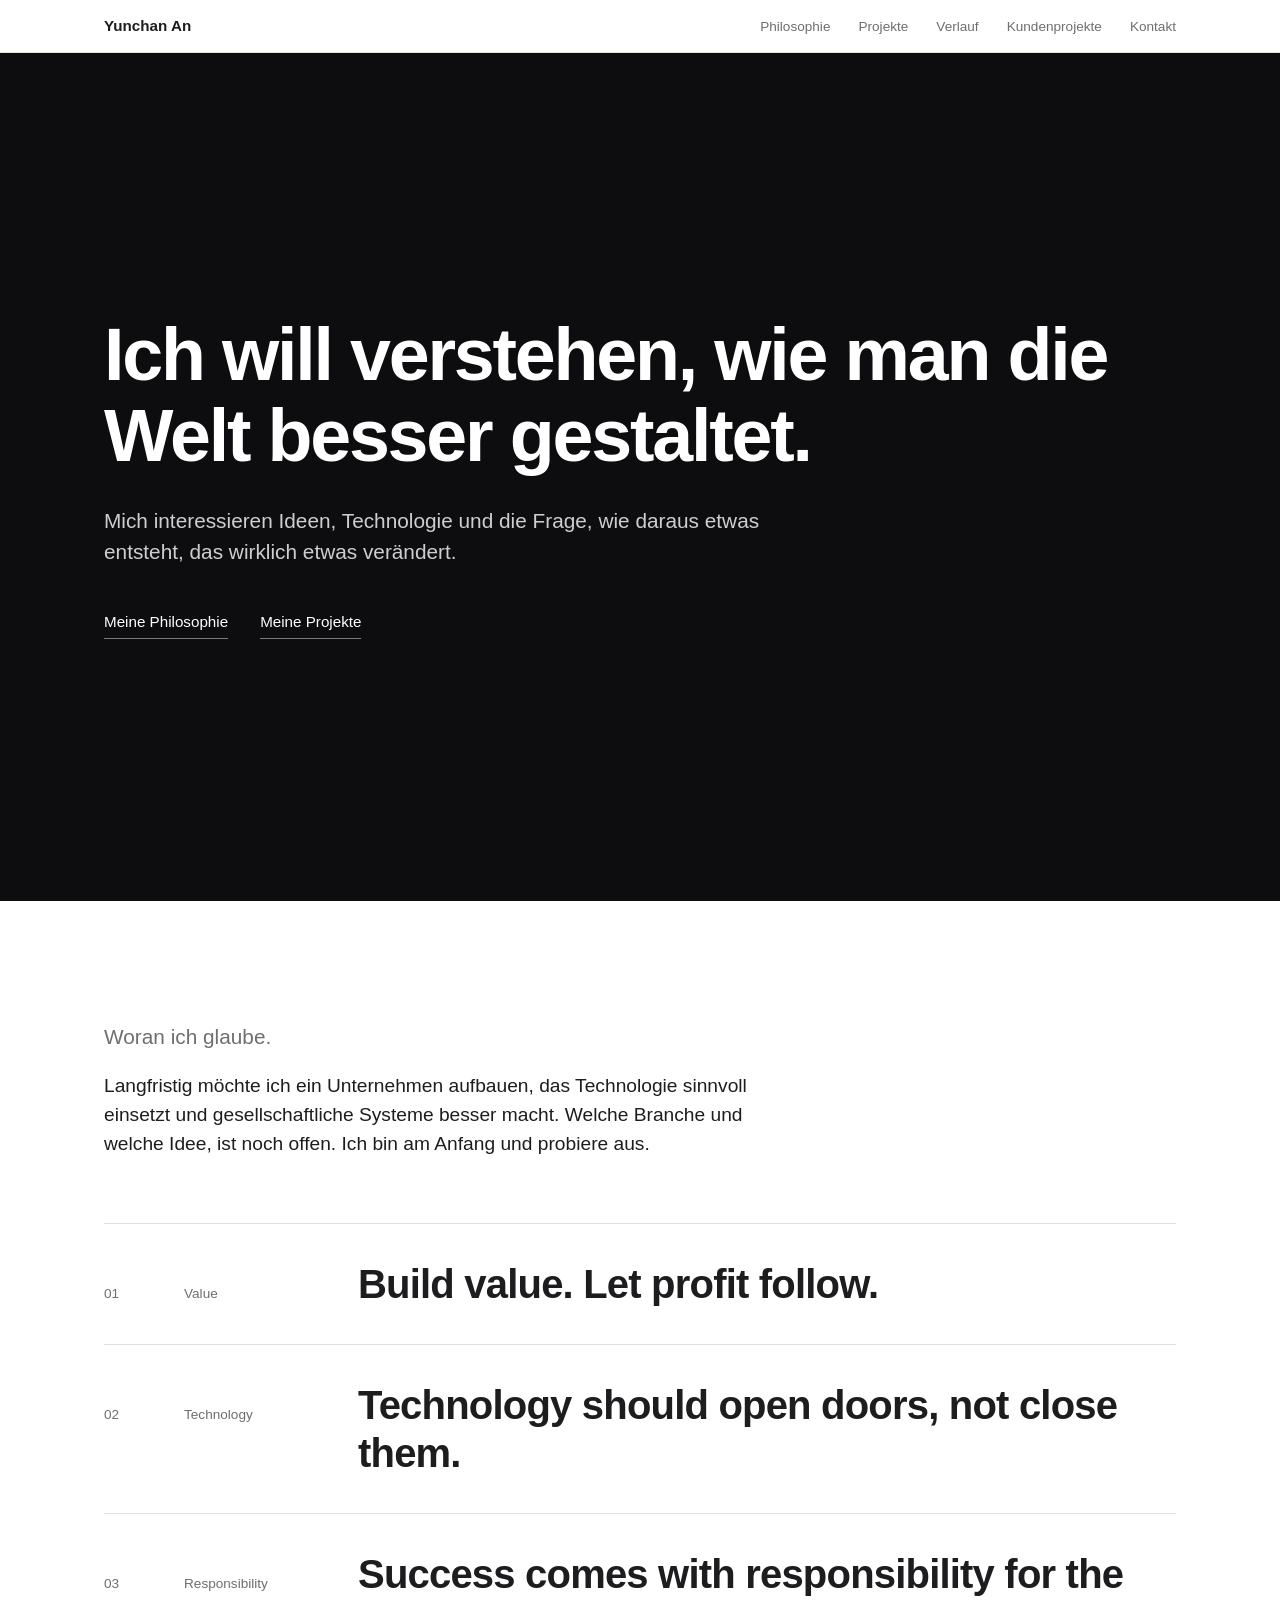
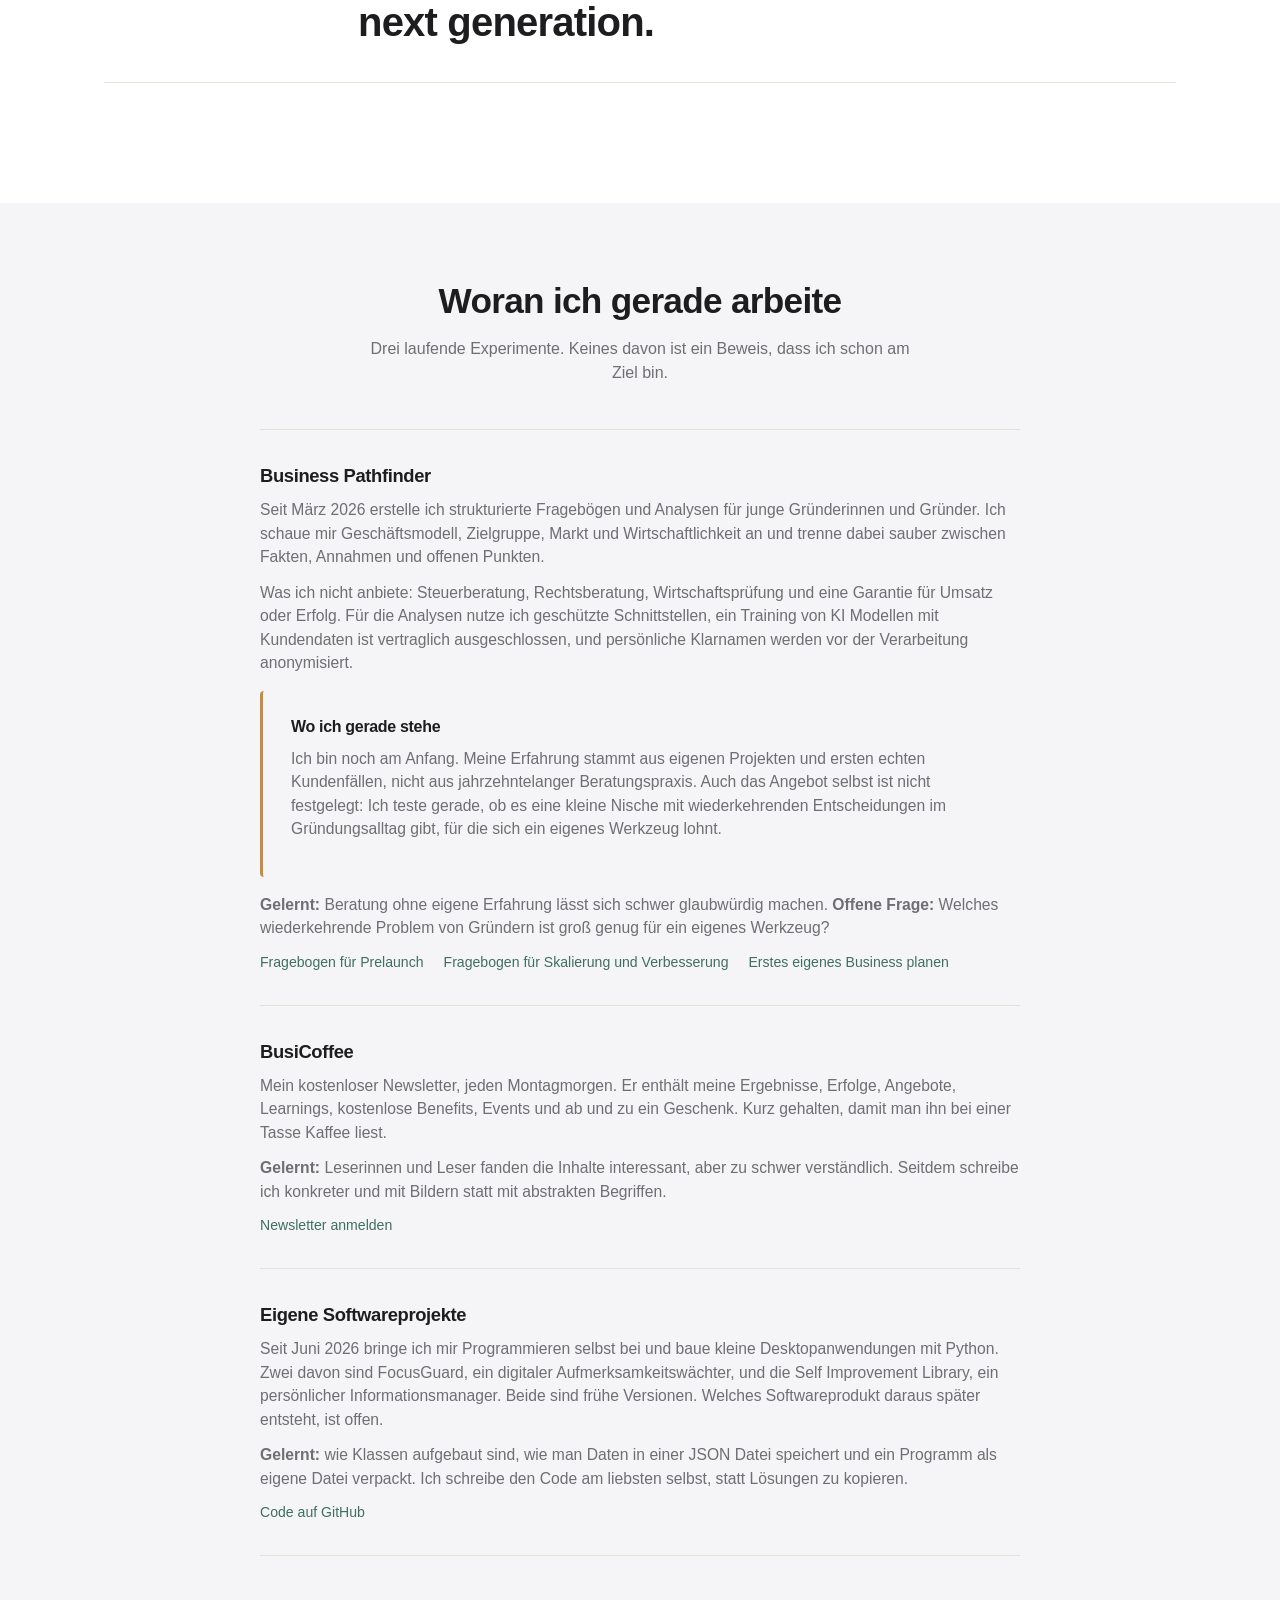
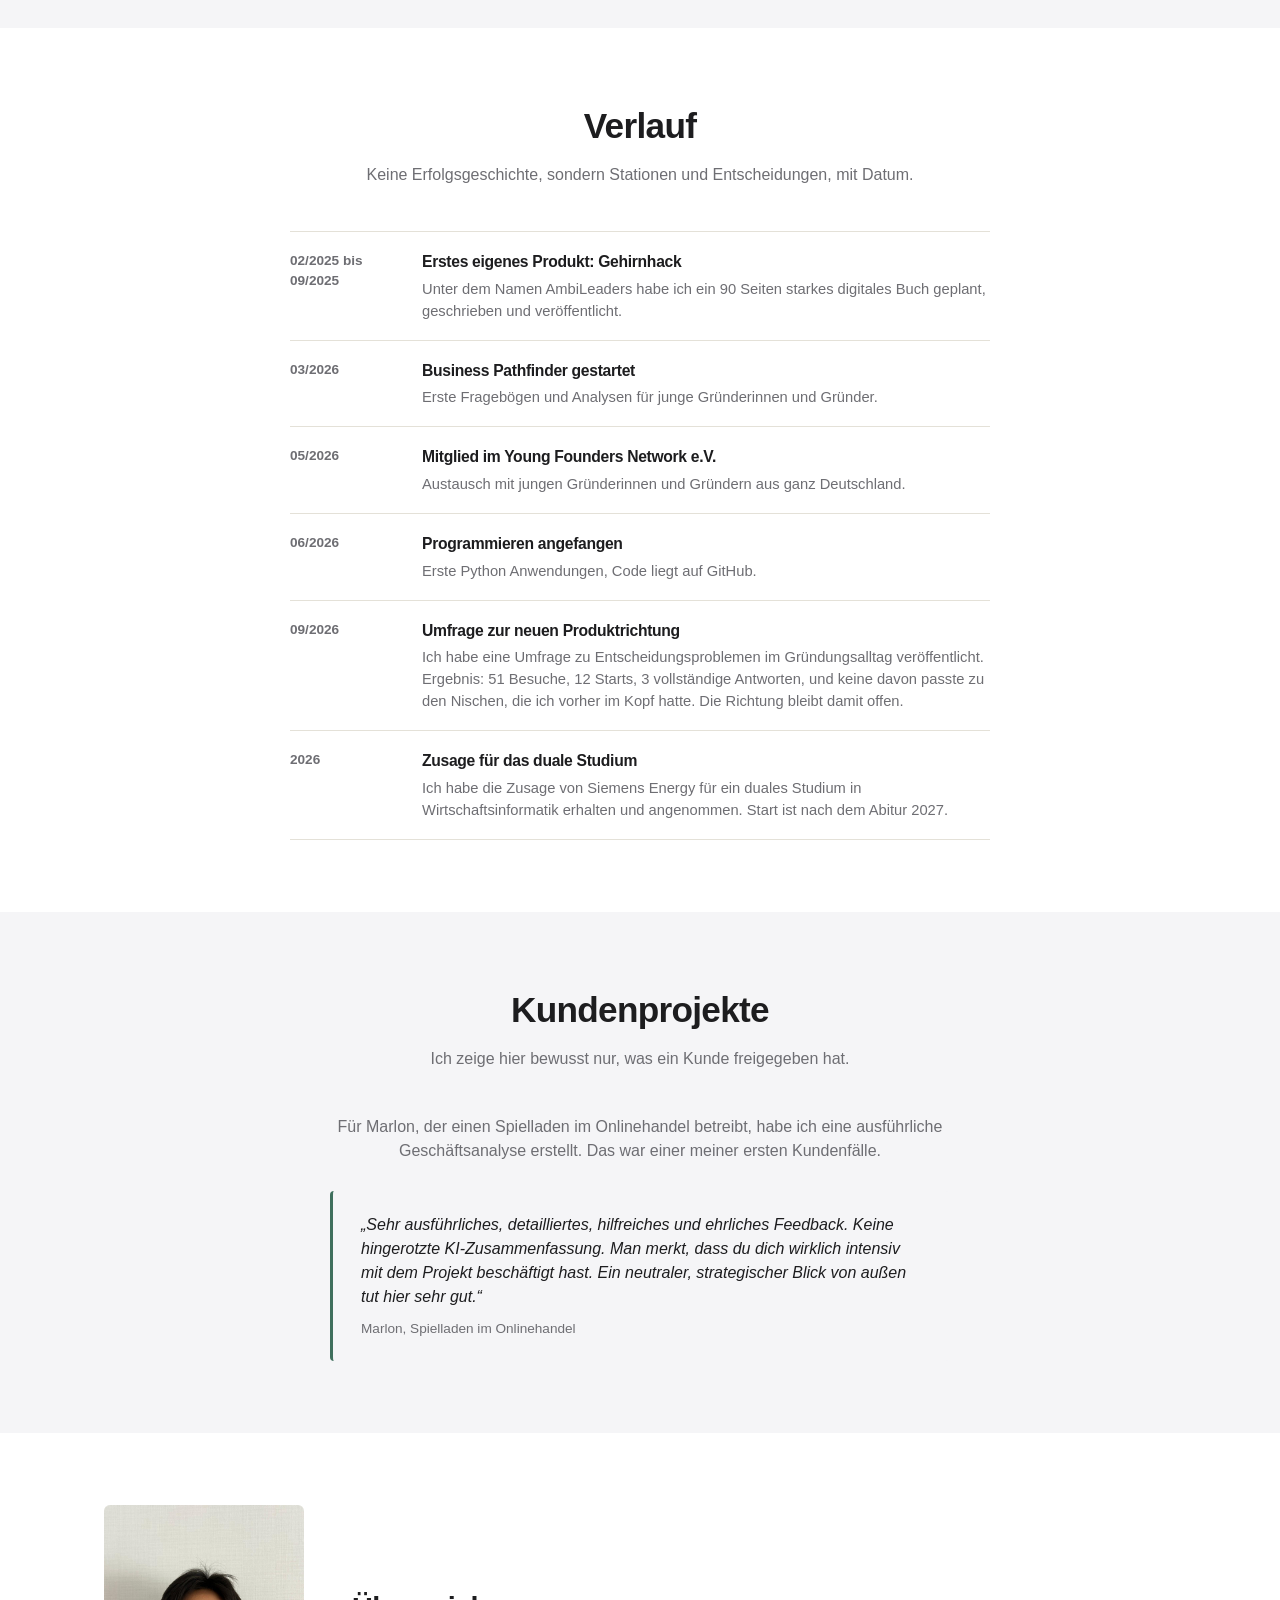
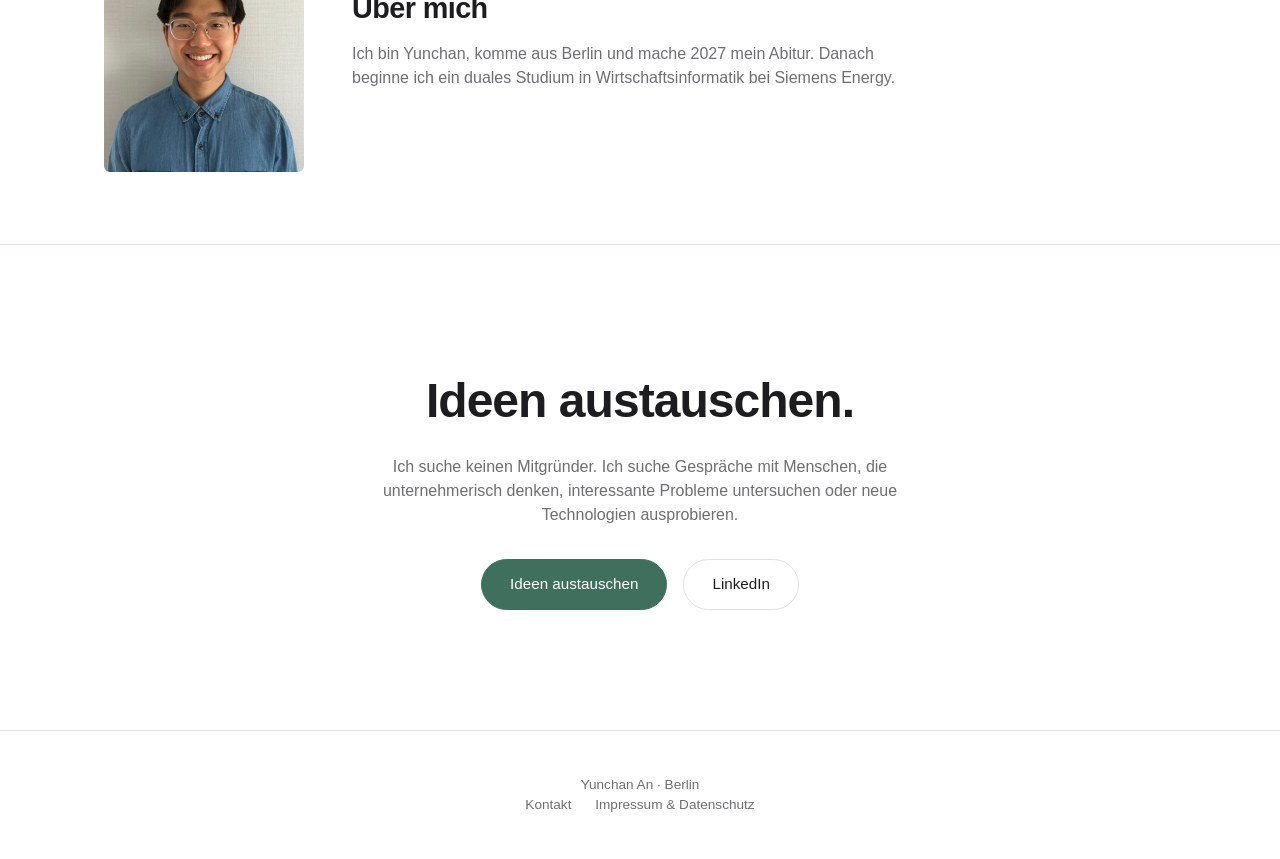
<file: index.html>
<!DOCTYPE html>
<html lang="de">
<head>
<meta charset="UTF-8">
<meta name="viewport" content="width=device-width, initial-scale=1.0">
<title>Yunchan An — Ich will verstehen, wie man die Welt besser gestaltet</title>
<meta name="description" content="Yunchan An aus Berlin. Meine Philosophie, meine Projekte und was ich daraus lerne: Business Pathfinder, BusiCoffee und eigene Softwareprojekte.">
<link rel="stylesheet" href="style.css">
</head>
<body>

<header class="site">
  <nav class="wrap">
    <a href="#top" class="brand">Yunchan An</a>
    <input type="checkbox" id="nav-toggle" class="nav-toggle">
    <label for="nav-toggle" class="nav-burger" aria-label="Menü öffnen"><span></span></label>
    <ul class="navlinks">
      <li><a href="#philosophie">Philosophie</a></li>
      <li><a href="#projekte">Projekte</a></li>
      <li><a href="#verlauf">Verlauf</a></li>
      <li><a href="#kundenprojekte">Kundenprojekte</a></li>
      <li><a href="#kontakt">Kontakt</a></li>
    </ul>
  </nav>
</header>

<section class="hero" id="top">
  <div class="wrap">
    <h1>Ich will verstehen, wie man die Welt besser gestaltet.</h1>
    <p class="lede">Mich interessieren Ideen, Technologie und die Frage, wie daraus etwas entsteht, das wirklich etwas verändert.</p>
    <p class="hero-links">
      <a href="#philosophie">Meine Philosophie</a>
      <a href="#projekte">Meine Projekte</a>
    </p>
  </div>
</section>

<section class="philosophy" id="philosophie">
  <div class="wrap">
    <h2>Woran ich glaube.</h2>
    <p class="vision">Langfristig möchte ich ein Unternehmen aufbauen, das Technologie sinnvoll einsetzt und gesellschaftliche Systeme besser macht. Welche Branche und welche Idee, ist noch offen. Ich bin am Anfang und probiere aus.</p>
    <ol class="beliefs">
      <li>
        <span class="belief-num">01</span>
        <span class="belief-label">Value</span>
        <p lang="en">Build value. Let profit follow.</p>
      </li>
      <li>
        <span class="belief-num">02</span>
        <span class="belief-label">Technology</span>
        <p lang="en">Technology should open doors, not close them.</p>
      </li>
      <li>
        <span class="belief-num">03</span>
        <span class="belief-label">Responsibility</span>
        <p lang="en">Success comes with responsibility for the next generation.</p>
      </li>
    </ol>
  </div>
</section>

<section class="alt" id="projekte">
  <div class="wrap">
    <div class="section-head">
      <h2>Woran ich gerade arbeite</h2>
      <p>Drei laufende Experimente. Keines davon ist ein Beweis, dass ich schon am Ziel bin.</p>
    </div>
    <ul class="projects">
      <li>
        <h3>Business Pathfinder</h3>
        <p>Seit März 2026 erstelle ich strukturierte Fragebögen und Analysen für junge Gründerinnen und Gründer. Ich schaue mir Geschäftsmodell, Zielgruppe, Markt und Wirtschaftlichkeit an und trenne dabei sauber zwischen Fakten, Annahmen und offenen Punkten.</p>
        <p>Was ich nicht anbiete: Steuerberatung, Rechtsberatung, Wirtschaftsprüfung und eine Garantie für Umsatz oder Erfolg. Für die Analysen nutze ich geschützte Schnittstellen, ein Training von KI Modellen mit Kundendaten ist vertraglich ausgeschlossen, und persönliche Klarnamen werden vor der Verarbeitung anonymisiert.</p>
        <div class="transparency" style="margin:16px 0;">
          <h3 style="font-size:1rem;">Wo ich gerade stehe</h3>
          <p>Ich bin noch am Anfang. Meine Erfahrung stammt aus eigenen Projekten und ersten echten Kundenfällen, nicht aus jahrzehntelanger Beratungspraxis. Auch das Angebot selbst ist nicht festgelegt: Ich teste gerade, ob es eine kleine Nische mit wiederkehrenden Entscheidungen im Gründungsalltag gibt, für die sich ein eigenes Werkzeug lohnt.</p>
        </div>
        <p class="learning"><strong>Gelernt:</strong> Beratung ohne eigene Erfahrung lässt sich schwer glaubwürdig machen. <strong>Offene Frage:</strong> Welches wiederkehrende Problem von Gründern ist groß genug für ein eigenes Werkzeug?</p>
        <div class="links">
          <a href="https://tally.so/r/GxAL8e" target="_blank" rel="noopener">Fragebogen für Prelaunch</a>
          <a href="https://tally.so/r/Me6xXk" target="_blank" rel="noopener">Fragebogen für Skalierung und Verbesserung</a>
          <a href="https://tally.so/r/q4Orv2" target="_blank" rel="noopener">Erstes eigenes Business planen</a>
        </div>
      </li>
      <li>
        <h3>BusiCoffee</h3>
        <p>Mein kostenloser Newsletter, jeden Montagmorgen. Er enthält meine Ergebnisse, Erfolge, Angebote, Learnings, kostenlose Benefits, Events und ab und zu ein Geschenk. Kurz gehalten, damit man ihn bei einer Tasse Kaffee liest.</p>
        <p class="learning"><strong>Gelernt:</strong> Leserinnen und Leser fanden die Inhalte interessant, aber zu schwer verständlich. Seitdem schreibe ich konkreter und mit Bildern statt mit abstrakten Begriffen.</p>
        <div class="links">
          <a href="https://tally.so/r/2EJDaj" target="_blank" rel="noopener">Newsletter anmelden</a>
        </div>
      </li>
      <li>
        <h3>Eigene Softwareprojekte</h3>
        <p>Seit Juni 2026 bringe ich mir Programmieren selbst bei und baue kleine Desktopanwendungen mit Python. Zwei davon sind FocusGuard, ein digitaler Aufmerksamkeitswächter, und die Self Improvement Library, ein persönlicher Informationsmanager. Beide sind frühe Versionen. Welches Softwareprodukt daraus später entsteht, ist offen.</p>
        <p class="learning"><strong>Gelernt:</strong> wie Klassen aufgebaut sind, wie man Daten in einer JSON Datei speichert und ein Programm als eigene Datei verpackt. Ich schreibe den Code am liebsten selbst, statt Lösungen zu kopieren.</p>
        <div class="links">
          <a href="https://github.com/yunchan-an-dev" target="_blank" rel="noopener">Code auf GitHub</a>
        </div>
      </li>
    </ul>
  </div>
</section>

<section id="verlauf">
  <div class="wrap">
    <div class="section-head">
      <h2>Verlauf</h2>
      <p>Keine Erfolgsgeschichte, sondern Stationen und Entscheidungen, mit Datum.</p>
    </div>
    <ul class="timeline">
      <li>
        <time>02/2025 bis 09/2025</time>
        <div class="entry"><h3>Erstes eigenes Produkt: Gehirnhack</h3><p>Unter dem Namen AmbiLeaders habe ich ein 90 Seiten starkes digitales Buch geplant, geschrieben und veröffentlicht.</p></div>
      </li>
      <li>
        <time>03/2026</time>
        <div class="entry"><h3>Business Pathfinder gestartet</h3><p>Erste Fragebögen und Analysen für junge Gründerinnen und Gründer.</p></div>
      </li>
      <li>
        <time>05/2026</time>
        <div class="entry"><h3>Mitglied im Young Founders Network e.V.</h3><p>Austausch mit jungen Gründerinnen und Gründern aus ganz Deutschland.</p></div>
      </li>
      <li>
        <time>06/2026</time>
        <div class="entry"><h3>Programmieren angefangen</h3><p>Erste Python Anwendungen, Code liegt auf GitHub.</p></div>
      </li>
      <li>
        <time>09/2026</time>
        <div class="entry"><h3>Umfrage zur neuen Produktrichtung</h3><p>Ich habe eine Umfrage zu Entscheidungsproblemen im Gründungsalltag veröffentlicht. Ergebnis: 51 Besuche, 12 Starts, 3 vollständige Antworten, und keine davon passte zu den Nischen, die ich vorher im Kopf hatte. Die Richtung bleibt damit offen.</p></div>
      </li>
      <li>
        <time>2026</time>
        <div class="entry"><h3>Zusage für das duale Studium</h3><p>Ich habe die Zusage von Siemens Energy für ein duales Studium in Wirtschaftsinformatik erhalten und angenommen. Start ist nach dem Abitur 2027.</p></div>
      </li>
    </ul>
  </div>
</section>

<section class="alt" id="kundenprojekte">
  <div class="wrap" style="text-align:center;">
    <div class="section-head">
      <h2>Kundenprojekte</h2>
      <p>Ich zeige hier bewusst nur, was ein Kunde freigegeben hat.</p>
    </div>
    <p style="max-width:620px; margin:0 auto; color:var(--muted);">Für Marlon, der einen Spielladen im Onlinehandel betreibt, habe ich eine ausführliche Geschäftsanalyse erstellt. Das war einer meiner ersten Kundenfälle.</p>
    <div class="testimonial">
      <p>„Sehr ausführliches, detailliertes, hilfreiches und ehrliches Feedback. Keine hingerotzte KI-Zusammenfassung. Man merkt, dass du dich wirklich intensiv mit dem Projekt beschäftigt hast. Ein neutraler, strategischer Blick von außen tut hier sehr gut.“</p>
      <footer>Marlon, Spielladen im Onlinehandel</footer>
    </div>
  </div>
</section>

<section class="about" id="ueber-mich">
  <div class="wrap">
    <div class="intro-photo">
      <img src="images/profil-yunchan.jpg" alt="Porträt von Yunchan An" width="600" height="800">
    </div>
    <div class="intro-text">
      <h2>Über mich</h2>
      <p class="lede">Ich bin Yunchan, komme aus Berlin und mache 2027 mein Abitur. Danach beginne ich ein duales Studium in Wirtschaftsinformatik bei Siemens Energy.</p>
    </div>
  </div>
</section>

<section class="contact" id="kontakt">
  <div class="wrap">
    <h2>Ideen austauschen.</h2>
    <p class="lede">Ich suche keinen Mitgründer. Ich suche Gespräche mit Menschen, die unternehmerisch denken, interessante Probleme untersuchen oder neue Technologien ausprobieren.</p>
    <div class="cta-row" style="justify-content:center;">
      <a class="btn" href="mailto:hello.business.pathfinder@gmail.com?subject=Ideen%20austauschen">Ideen austauschen</a>
      <a class="btn ghost" href="https://www.linkedin.com/in/yunchan-an-642a49323/" target="_blank" rel="noopener">LinkedIn</a>
    </div>
  </div>
</section>

<footer class="site">
  <div class="wrap">
    <div>Yunchan An · Berlin</div>
    <nav>
      <a href="#kontakt">Kontakt</a>
      <a href="impressum.html">Impressum &amp; Datenschutz</a>
    </nav>
  </div>
</footer>

</body>
</html>
</file>
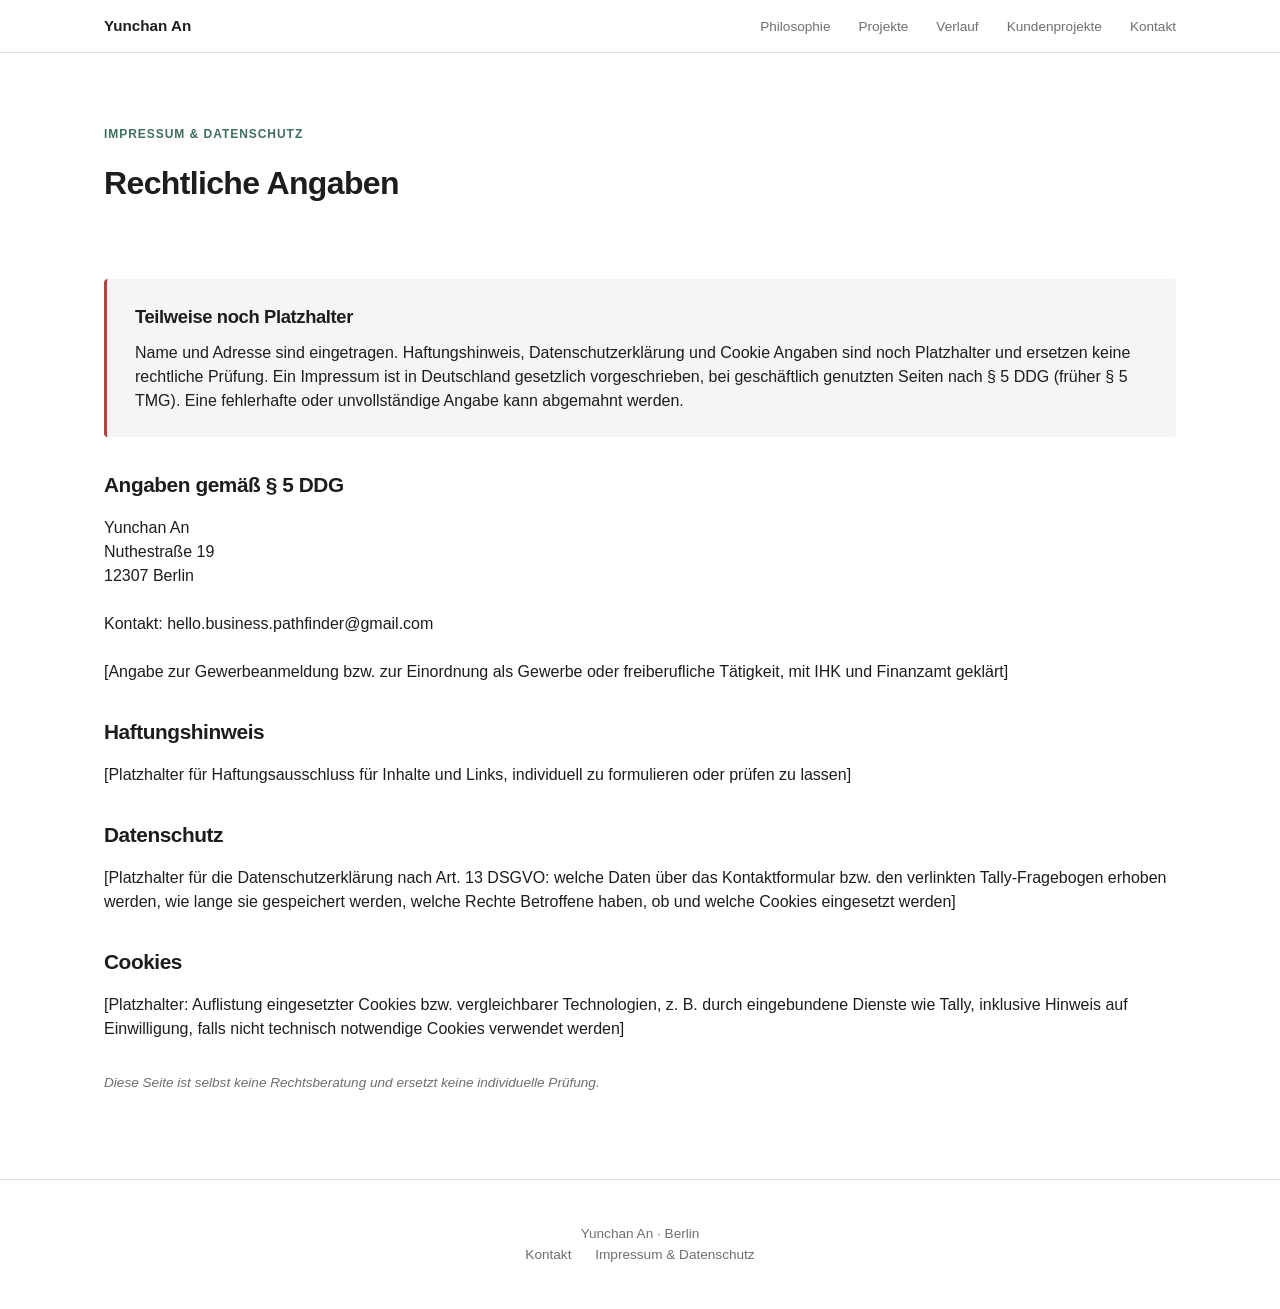
<file: impressum.html>
<!DOCTYPE html>
<html lang="de">
<head>
<meta charset="UTF-8">
<meta name="viewport" content="width=device-width, initial-scale=1.0">
<title>Impressum &amp; Datenschutz — Yunchan An</title>
<link rel="stylesheet" href="style.css">
</head>
<body>

<header class="site">
  <nav class="wrap">
    <a href="index.html" class="brand">Yunchan An</a>
    <input type="checkbox" id="nav-toggle" class="nav-toggle">
    <label for="nav-toggle" class="nav-burger" aria-label="Menü öffnen"><span></span></label>
    <ul class="navlinks">
      <li><a href="index.html#philosophie">Philosophie</a></li>
      <li><a href="index.html#projekte">Projekte</a></li>
      <li><a href="index.html#verlauf">Verlauf</a></li>
      <li><a href="index.html#kundenprojekte">Kundenprojekte</a></li>
      <li><a href="index.html#kontakt">Kontakt</a></li>
    </ul>
  </nav>
</header>

<section style="padding-bottom:0;">
  <div class="wrap">
    <div class="kicker">Impressum &amp; Datenschutz</div>
    <h1 style="font-size:2rem;">Rechtliche Angaben</h1>
  </div>
</section>

<section>
  <div class="wrap">
    <div class="transparency" style="border-left-color:#B4433B;">
      <h2 style="font-size:1.15rem;">Teilweise noch Platzhalter</h2>
      <p>Name und Adresse sind eingetragen. Haftungshinweis, Datenschutzerklärung und Cookie Angaben sind noch Platzhalter und ersetzen keine rechtliche Prüfung. Ein Impressum ist in Deutschland gesetzlich vorgeschrieben, bei geschäftlich genutzten Seiten nach § 5 DDG (früher § 5 TMG). Eine fehlerhafte oder unvollständige Angabe kann abgemahnt werden.</p>
    </div>

    <h2 style="font-size:1.3rem; margin-top:32px;">Angaben gemäß § 5 DDG</h2>
    <p>
      Yunchan An<br>
      Nuthestraße 19<br>
      12307 Berlin<br><br>
      Kontakt: hello.business.pathfinder@gmail.com<br><br>
      [Angabe zur Gewerbeanmeldung bzw. zur Einordnung als Gewerbe oder freiberufliche Tätigkeit, mit IHK und Finanzamt geklärt]
    </p>

    <h2 style="font-size:1.3rem; margin-top:32px;">Haftungshinweis</h2>
    <p>[Platzhalter für Haftungsausschluss für Inhalte und Links, individuell zu formulieren oder prüfen zu lassen]</p>

    <h2 style="font-size:1.3rem; margin-top:32px;">Datenschutz</h2>
    <p>[Platzhalter für die Datenschutzerklärung nach Art. 13 DSGVO: welche Daten über das Kontaktformular bzw. den verlinkten Tally-Fragebogen erhoben werden, wie lange sie gespeichert werden, welche Rechte Betroffene haben, ob und welche Cookies eingesetzt werden]</p>

    <h2 style="font-size:1.3rem; margin-top:32px;">Cookies</h2>
    <p>[Platzhalter: Auflistung eingesetzter Cookies bzw. vergleichbarer Technologien, z. B. durch eingebundene Dienste wie Tally, inklusive Hinweis auf Einwilligung, falls nicht technisch notwendige Cookies verwendet werden]</p>

    <p class="disclaimer">Diese Seite ist selbst keine Rechtsberatung und ersetzt keine individuelle Prüfung.</p>
  </div>
</section>

<footer class="site">
  <div class="wrap">
    <div>Yunchan An · Berlin</div>
    <nav>
      <a href="index.html#kontakt">Kontakt</a>
      <a href="impressum.html">Impressum &amp; Datenschutz</a>
    </nav>
  </div>
</footer>

</body>
</html>
</file>
<file: style.css>
/* Business Pathfinder / Yunchan An — redaktioneller Personal-Branding-Stil */

:root {
  --bg: #FFFFFF;
  --bg-alt: #F5F5F7;
  --ink: #1D1D1F;
  --muted: #6E6E73;
  --green: #3F6F5D;
  --amber: #C98B3F;
  --hairline: #E4E1D8;
}

* { box-sizing: border-box; }
html { scroll-behavior: smooth; }

body {
  margin: 0;
  background: var(--bg);
  color: var(--ink);
  font-family: -apple-system, 'Inter', 'Segoe UI', sans-serif;
  -webkit-font-smoothing: antialiased;
  line-height: 1.5;
}

h1, h2, h3 { margin: 0; font-weight: 600; letter-spacing: -0.02em; }
img { max-width: 100%; height: auto; display: block; }

.wrap { max-width: 1120px; margin: 0 auto; padding: 0 24px; }
section { padding: 72px 0; }

/* Navigation */
header.site {
  position: sticky; top: 0; z-index: 20;
  background: rgba(255,255,255,0.86); backdrop-filter: blur(12px);
  border-bottom: 1px solid var(--hairline);
}
nav.wrap { display: flex; align-items: center; justify-content: space-between; height: 52px; }
.brand { font-weight: 600; font-size: 0.95rem; color: var(--ink); text-decoration: none; }
.navlinks { display: flex; gap: 28px; list-style: none; margin: 0; padding: 0; }
.navlinks a { color: var(--muted); text-decoration: none; font-size: 0.85rem; }
.navlinks a:hover, .navlinks a[aria-current="page"] { color: var(--ink); }

.nav-toggle { display: none; }
.nav-burger { display: none; width: 26px; height: 20px; position: relative; cursor: pointer; }
.nav-burger span, .nav-burger span::before, .nav-burger span::after {
  content: ''; position: absolute; left: 0; width: 100%; height: 2px;
  background: var(--ink); transition: transform 0.2s;
}
.nav-burger span { top: 9px; }
.nav-burger span::before { top: -8px; }
.nav-burger span::after { top: 8px; }

@media (max-width: 760px) {
  nav.wrap { flex-wrap: wrap; }
  .nav-burger { display: block; }
  .navlinks {
    display: none; flex-direction: column; gap: 0;
    flex-basis: 100%; order: 3;
    border-top: 1px solid var(--hairline); margin-top: 12px;
  }
  .navlinks li { width: 100%; }
  .navlinks a { display: block; padding: 14px 4px; border-bottom: 1px solid var(--hairline); font-size: 0.95rem; }
  .nav-toggle:checked ~ .navlinks { display: flex; }
  .nav-toggle:checked ~ .nav-burger span { background: transparent; }
  .nav-toggle:checked ~ .nav-burger span::before { top: 0; transform: rotate(45deg); }
  .nav-toggle:checked ~ .nav-burger span::after { top: 0; transform: rotate(-45deg); }
}

/* Buttons */
.btn {
  display: inline-block; padding: 13px 28px; border-radius: 980px;
  text-decoration: none; font-size: 0.95rem; font-weight: 500;
  background: var(--green); color: #fff; border: 1px solid var(--green);
  transition: opacity 0.15s;
}
.btn:hover { opacity: 0.85; }
.btn.ghost { background: transparent; color: var(--ink); border-color: var(--hairline); }
.cta-row { display: flex; gap: 16px; flex-wrap: wrap; }

/* Hero: ohne Foto ruhig dunkel, Foto später über eine einzige Variable.
   Foto einsetzen:  .hero { --hero-image: url('images/hero.jpg'); }
   Overlay stärker oder schwächer: --hero-overlay (0 bis 1). Helles Overlay: --hero-overlay-color. */
.hero {
  --hero-image: none;
  --hero-overlay: 0.5;
  --hero-overlay-color: 10, 10, 12;
  position: relative; isolation: isolate;
  min-height: calc(100vh - 52px); min-height: calc(100svh - 52px);
  display: flex; align-items: center;
  padding: 96px 0;
  background: #101112; color: #fff;
}
.hero::before {
  content: ''; position: absolute; inset: 0; z-index: -2;
  background-image: var(--hero-image); background-size: cover; background-position: center;
}
.hero::after {
  content: ''; position: absolute; inset: 0; z-index: -1;
  background: rgba(var(--hero-overlay-color), var(--hero-overlay));
}
.hero .wrap { width: 100%; }
.hero h1 {
  font-size: clamp(2.2rem, 6.2vw, 4.6rem); line-height: 1.1; letter-spacing: -0.03em;
  max-width: 15em; margin-bottom: 28px;
}
.hero .lede { font-size: clamp(1.05rem, 2vw, 1.3rem); color: rgba(255,255,255,0.8); max-width: 34em; margin: 0 0 44px; }
.hero-links { display: flex; gap: 32px; flex-wrap: wrap; margin: 0; }
.hero-links a {
  color: #fff; text-decoration: none; font-size: 0.95rem;
  padding-bottom: 4px; border-bottom: 1px solid rgba(255,255,255,0.45);
}
.hero-links a:hover, .hero-links a:focus-visible { border-bottom-color: #fff; }

/* Philosophie: Typografie statt Karten */
.philosophy { padding: 120px 0; }
.philosophy h2 { font-size: clamp(1.1rem, 2vw, 1.3rem); color: var(--muted); font-weight: 500; letter-spacing: 0; margin-bottom: 20px; }
.vision { font-size: clamp(1.05rem, 1.8vw, 1.2rem); color: var(--ink); max-width: 34em; margin: 0 0 64px; }
.beliefs { list-style: none; margin: 0; padding: 0; }
.beliefs li {
  display: grid; grid-template-columns: 56px 150px 1fr; gap: 0 24px; align-items: baseline;
  padding: 36px 0; border-top: 1px solid var(--hairline);
}
.beliefs li:last-child { border-bottom: 1px solid var(--hairline); }
.belief-num, .belief-label { font-size: 0.85rem; color: var(--muted); }
.beliefs p { margin: 0; font-size: clamp(1.5rem, 3.6vw, 2.5rem); line-height: 1.2; letter-spacing: -0.02em; font-weight: 600; }

/* Learnings pro Projekt */
.learning { font-size: 0.92rem; }

/* Über mich: Foto neben kurzem Text */
.about { padding: 72px 0; }
.about .wrap { display: flex; align-items: center; gap: 48px; }
.intro-photo { flex: 0 0 200px; }
.intro-photo img { border-radius: 6px; }
.intro-text { flex: 1; min-width: 0; }
.intro-text h2 { font-size: clamp(1.4rem, 3vw, 1.8rem); margin-bottom: 12px; }
.intro-text .lede { color: var(--muted); max-width: 34em; margin: 0; }

/* Austausch / Kontakt */
.contact { padding: 120px 0; text-align: center; border-top: 1px solid var(--hairline); }
.contact h2 { font-size: clamp(1.8rem, 4.5vw, 3rem); margin-bottom: 18px; }
.contact .lede { color: var(--muted); max-width: 34em; margin: 0 auto 32px; }

@media (max-width: 760px) {
  .hero { padding: 64px 0; }
  .philosophy { padding: 72px 0; }
  .vision { margin-bottom: 40px; }
  .beliefs li { grid-template-columns: 1fr; gap: 6px; padding: 28px 0; }
  .beliefs .belief-num, .beliefs .belief-label { display: inline; }
  .about .wrap { flex-direction: column; align-items: flex-start; gap: 24px; }
  .intro-photo { flex-basis: auto; width: 140px; }
  .contact { padding: 72px 0; }
}

/* Statement-Abschnitte (Übergabe-Texte, Abschlussabsätze) */
.statement { padding: 96px 24px; text-align: center; }
.statement.tint { background: var(--bg-alt); }
.statement h2 { font-size: clamp(1.8rem, 4vw, 2.6rem); max-width: 720px; margin: 0 auto 18px; line-height: 1.2; }
.statement p { font-size: 1.05rem; color: var(--muted); max-width: 560px; margin: 0 auto; }

/* Allgemeine Bausteine */
.kicker {
  text-transform: uppercase; letter-spacing: 0.08em; font-size: 0.75rem;
  font-weight: 600; color: var(--green); margin-bottom: 16px;
}
.section-head { text-align: center; margin-bottom: 44px; }
.section-head h2 { font-size: clamp(1.6rem, 3.5vw, 2.2rem); margin-bottom: 10px; }
.section-head p { color: var(--muted); max-width: 560px; margin: 0 auto; }

.grid-2 { display: grid; grid-template-columns: 1fr 1fr; gap: 48px; text-align: left; }
.grid-2 p { color: var(--muted); }

.plain { list-style: none; margin: 0; padding: 0; display: flex; flex-direction: column; gap: 14px; }
.plain li { display: flex; gap: 14px; align-items: baseline; }
.plain .num { font-size: 0.8rem; color: var(--amber); font-weight: 600; flex-shrink: 0; width: 22px; }

.alt { background: var(--bg-alt); }

.transparency {
  border-left: 3px solid var(--amber); background: var(--bg-alt);
  padding: 24px 28px; border-radius: 4px; text-align: left;
}
.transparency h2, .transparency h3 { margin-bottom: 10px; text-align: left; }
.transparency p { margin: 0; max-width: none; text-align: left; }

.disclaimer { color: var(--muted); font-size: 0.85rem; font-style: italic; margin-top: 32px; }

/* Woran ich gerade arbeite: Projektliste, kein Icon-Raster, keine Nummerierung */
.projects { list-style: none; margin: 40px auto 0; padding: 0; max-width: 760px; text-align: left; display: flex; flex-direction: column; gap: 0; }
.projects li { padding: 32px 0; border-top: 1px solid var(--hairline); }
.projects li:last-child { border-bottom: 1px solid var(--hairline); }
.projects h3 { font-size: 1.15rem; margin-bottom: 8px; }
.projects p { color: var(--muted); margin: 0 0 12px; font-size: 0.98rem; }
.projects .links { display: flex; gap: 20px; flex-wrap: wrap; }
.projects .links a { font-size: 0.88rem; color: var(--green); text-decoration: none; font-weight: 500; }
.projects .links a:hover { text-decoration: underline; }

/* Verlauf: datierte, chronologische Liste */
.timeline { list-style: none; margin: 40px auto 0; padding: 0; max-width: 700px; text-align: left; }
.timeline li { display: flex; gap: 20px; padding: 18px 0; border-top: 1px solid var(--hairline); }
.timeline li:last-child { border-bottom: 1px solid var(--hairline); }
.timeline time { flex: 0 0 112px; font-size: 0.85rem; color: var(--muted); font-weight: 600; padding-top: 1px; }
.timeline .entry { flex: 1; min-width: 0; }
.timeline .entry h3 { font-size: 0.98rem; margin-bottom: 2px; }
.timeline .entry p { margin: 4px 0 0; color: var(--muted); font-size: 0.92rem; }

@media (max-width: 600px) {
  .timeline li { flex-direction: column; gap: 4px; }
  .timeline time { flex-basis: auto; }
}

/* Kundenprojekte / Testimonial */
.testimonial {
  border-left: 3px solid var(--green); background: var(--bg-alt);
  padding: 22px 28px; margin: 28px auto 0; max-width: 620px; text-align: left; border-radius: 4px;
}
.testimonial p { font-style: italic; color: var(--ink); margin: 0 0 10px; font-size: 1rem; }
.testimonial footer { font-size: 0.85rem; color: var(--muted); font-style: normal; }

footer.site {
  border-top: 1px solid var(--hairline); padding: 44px 24px; text-align: center;
  color: var(--muted); font-size: 0.85rem;
}
footer.site a { color: var(--muted); margin: 0 10px; text-decoration: none; }

@media (max-width: 760px) {
  section { padding: 52px 0; }
  .statement { padding: 64px 24px; }
  .grid-2 { grid-template-columns: 1fr; gap: 36px; }
}
</file>
